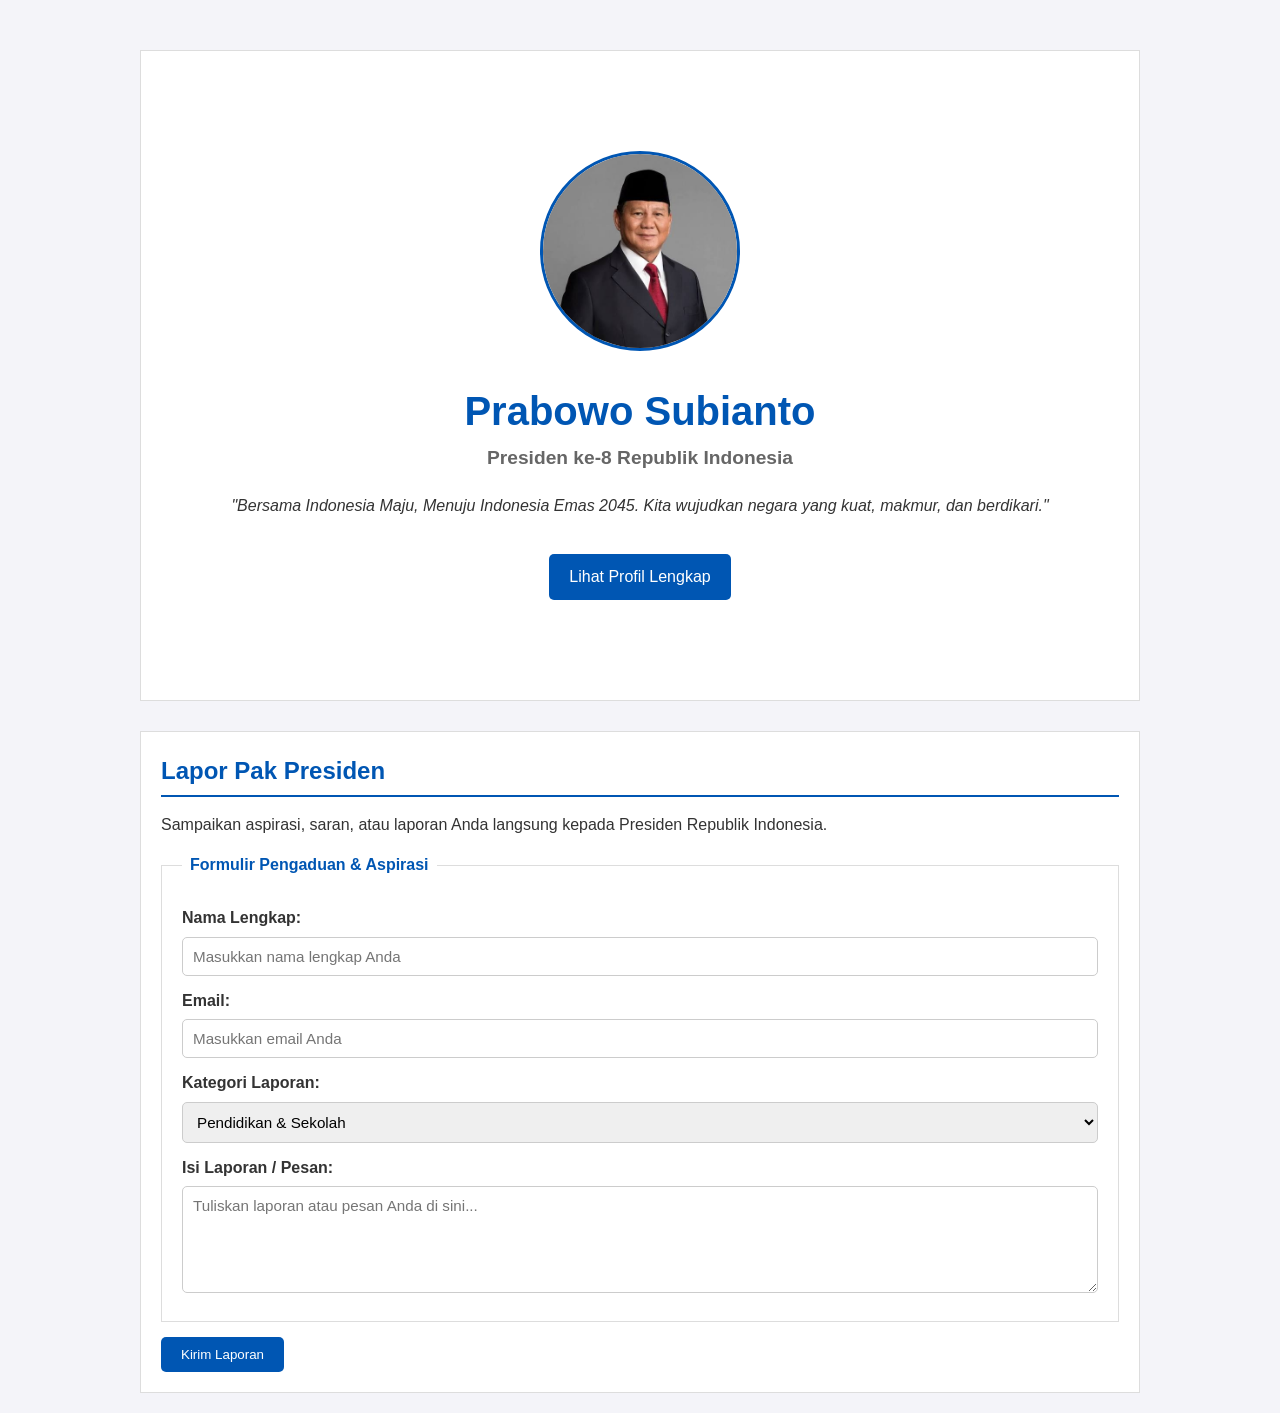
<file: index.html>
<!DOCTYPE html>
<html lang="id">

<head>
    <meta charset="UTF-8">
    <meta name="viewport" content="width=device-width, initial-scale=1.0">
    <title>Prabowo Subianto | Portfolio</title>
    <link rel="stylesheet" href="style.css">
</head>

<body>
    <div class="container hero">
        <img src="ASSET/images.jpg" alt="Prabowo Subianto">

        <h1>Prabowo Subianto</h1>
        <h2>Presiden ke-8 Republik Indonesia</h2>

        <p>"Bersama Indonesia Maju, Menuju Indonesia Emas 2045. Kita wujudkan negara yang kuat, makmur, dan berdikari."
        </p>

        <a href="cv.html" class="btn">Lihat Profil Lengkap</a>
    </div>

    <div class="container content">
        <section>
            <h2>Lapor Pak Presiden</h2>
            <p>Sampaikan aspirasi, saran, atau laporan Anda langsung kepada Presiden Republik Indonesia.</p>

            <form action="#" method="POST">
                <fieldset>
                    <legend>Formulir Pengaduan & Aspirasi</legend>

                    <label for="nama">Nama Lengkap:</label>
                    <input type="text" id="nama" name="nama" placeholder="Masukkan nama lengkap Anda" required>

                    <label for="email">Email:</label>
                    <input type="email" id="email" name="email" placeholder="Masukkan email Anda" required>

                    <label for="kategori">Kategori Laporan:</label>
                    <select id="kategori" name="kategori">
                        <option value="Pendidikan & Sekolah">Pendidikan & Sekolah</option>
                        <option value="Infrastruktur & Jalan">Infrastruktur & Jalan</option>
                        <option value="Pelayanan Publik">Pelayanan Publik</option>
                        <option value="Kesehatan">Kesehatan</option>
                        <option value="Bantuan Sosial">Bantuan Sosial</option>
                    </select>

                    <label for="pesan">Isi Laporan / Pesan:</label>
                    <textarea id="pesan" name="pesan" rows="5" placeholder="Tuliskan laporan atau pesan Anda di sini..."
                        required></textarea>
                </fieldset>

                <button type="submit" class="btn">Kirim Laporan</button>
            </form>
        </section>
    </div>
</body>

</html>
</file>
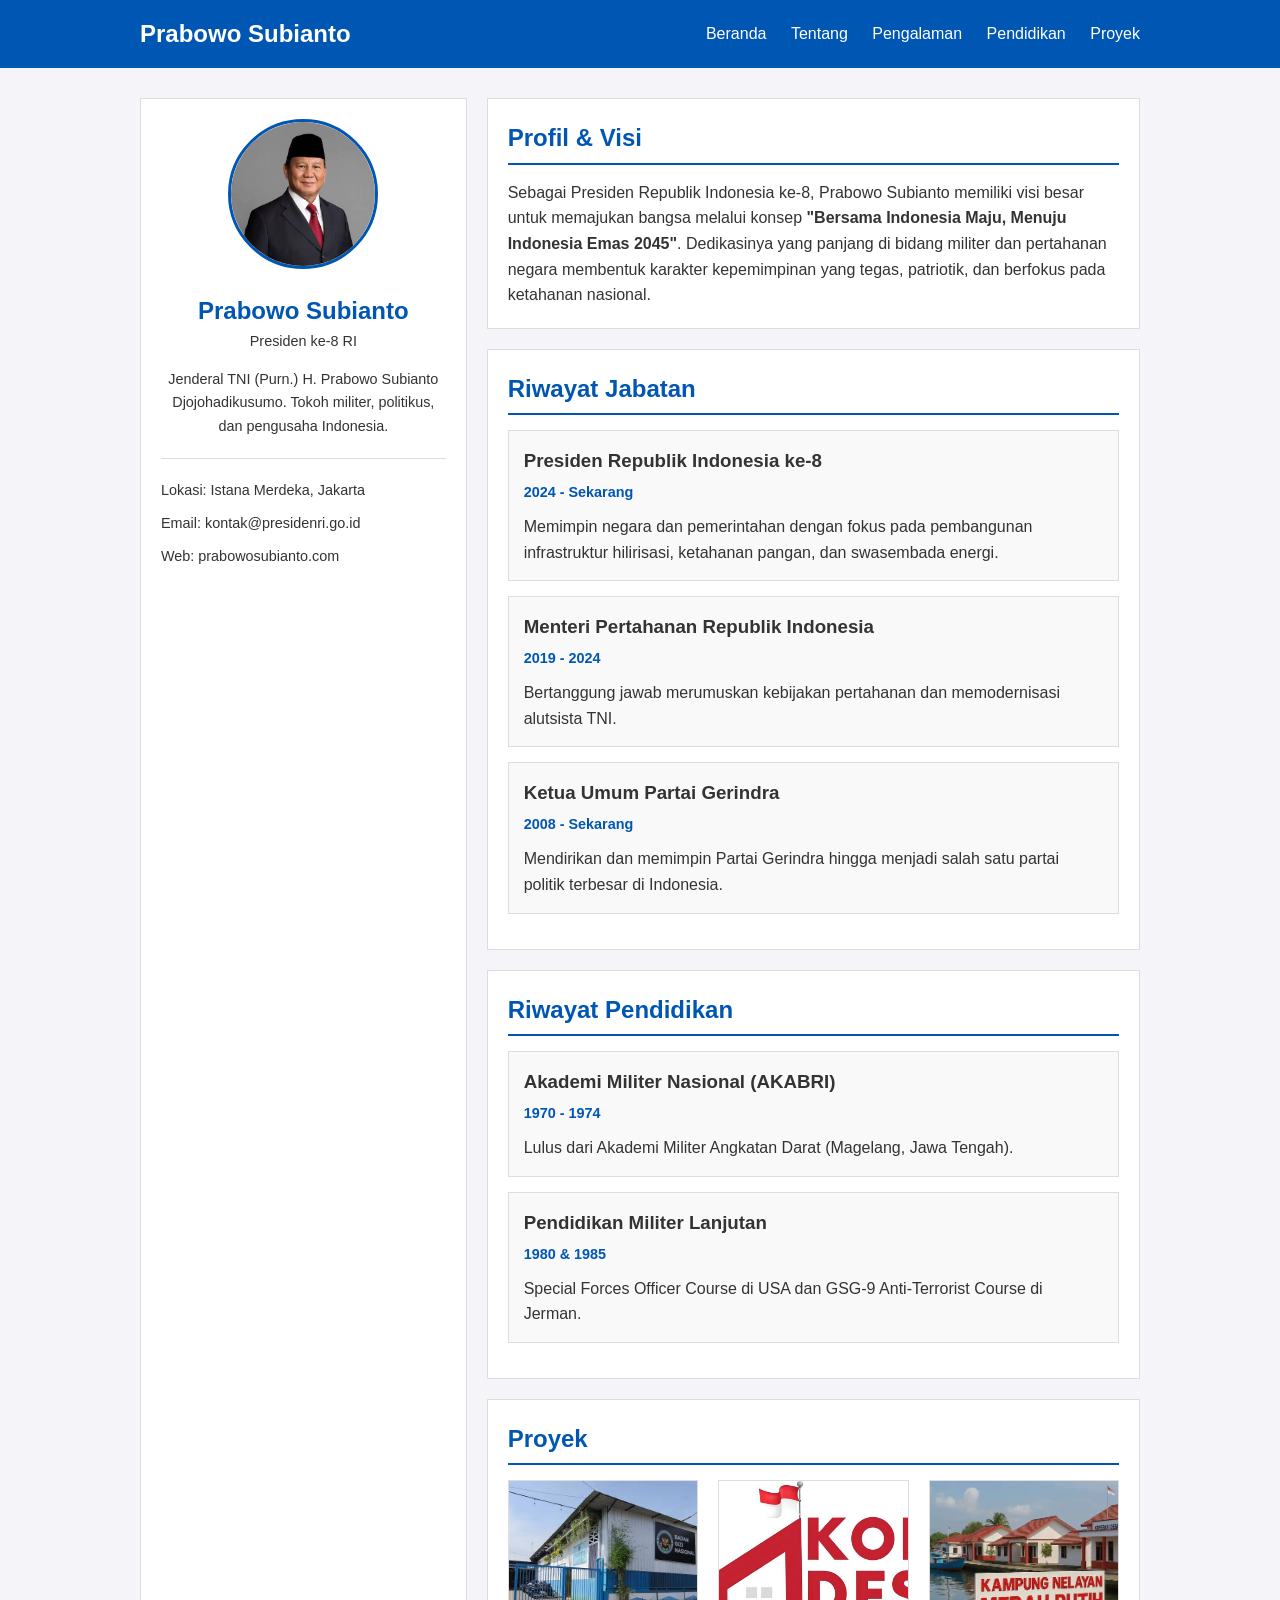
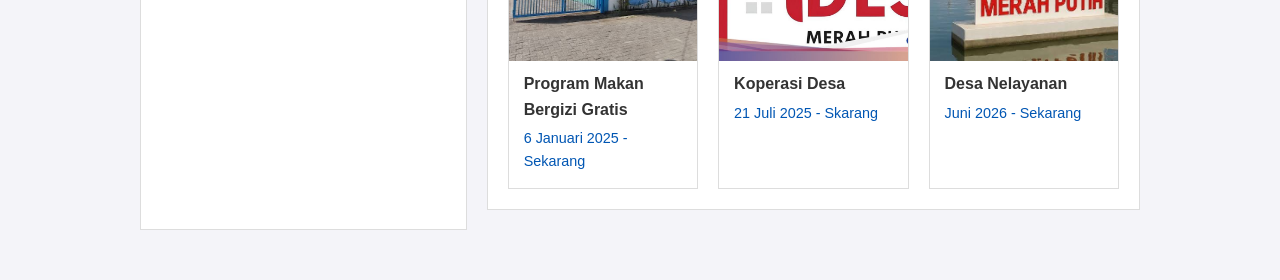
<file: cv.html>
<!DOCTYPE html>
<html lang="id">

<head>
    <meta charset="UTF-8">
    <meta name="viewport" content="width=device-width, initial-scale=1.0">
    <title>CV | Prabowo Subianto</title>
    <link rel="stylesheet" href="style.css">
</head>

<body>


    <header class="navbar">
        <div class="container flex">
            <h2>Prabowo Subianto</h2>
            <nav>
                <a href="index.html">Beranda</a>
                <a href="#tentang">Tentang</a>
                <a href="#pengalaman">Pengalaman</a>
                <a href="#pendidikan">Pendidikan</a>
                <a href="#proyek">Proyek</a>
            </nav>
        </div>
    </header>

    <div class="container grid-layout">
        <aside class="sidebar">
            <img src="ASSET/images.jpg" alt="Prabowo Subianto">
            <h2>Prabowo Subianto</h2>
            <p>Presiden ke-8 RI</p>
            <p>Jenderal TNI (Purn.) H. Prabowo Subianto Djojohadikusumo. Tokoh militer, politikus, dan pengusaha
                Indonesia.</p>
            <ul>
                <li>Lokasi: Istana Merdeka, Jakarta</li>
                <li>Email: kontak@presidenri.go.id</li>
                <li>Web: prabowosubianto.com</li>
            </ul>
        </aside>

        <main class="content">
            <section id="tentang">
                <h2>Profil & Visi</h2>
                <p>
                    Sebagai Presiden Republik Indonesia ke-8, Prabowo Subianto memiliki visi besar untuk memajukan
                    bangsa melalui konsep <strong>"Bersama Indonesia Maju, Menuju Indonesia Emas 2045"</strong>.
                    Dedikasinya yang panjang di bidang militer dan pertahanan negara membentuk karakter kepemimpinan
                    yang tegas, patriotik, dan berfokus pada ketahanan nasional.
                </p>
            </section>

            <section id="pengalaman">
                <h2>Riwayat Jabatan</h2>

                <div class="card">
                    <h3>Presiden Republik Indonesia ke-8</h3>
                    <span>2024 - Sekarang</span>
                    <p>Memimpin negara dan pemerintahan dengan fokus pada pembangunan infrastruktur hilirisasi,
                        ketahanan pangan, dan swasembada energi.</p>
                </div>

                <div class="card">
                    <h3>Menteri Pertahanan Republik Indonesia</h3>
                    <span>2019 - 2024</span>
                    <p>Bertanggung jawab merumuskan kebijakan pertahanan dan memodernisasi alutsista TNI.</p>
                </div>

                <div class="card">
                    <h3>Ketua Umum Partai Gerindra</h3>
                    <span>2008 - Sekarang</span>
                    <p>Mendirikan dan memimpin Partai Gerindra hingga menjadi salah satu partai politik terbesar di
                        Indonesia.</p>
                </div>

            </section>

            <section id="pendidikan">
                <h2>Riwayat Pendidikan</h2>

                <div class="card">
                    <h3>Akademi Militer Nasional (AKABRI)</h3>
                    <span>1970 - 1974</span>
                    <p>Lulus dari Akademi Militer Angkatan Darat (Magelang, Jawa Tengah).</p>
                </div>

                <div class="card">
                    <h3>Pendidikan Militer Lanjutan</h3>
                    <span>1980 & 1985</span>
                    <p>Special Forces Officer Course di USA dan GSG-9 Anti-Terrorist Course di Jerman.</p>
                </div>
            </section>

            <section id="proyek">
                <h2>Proyek</h2>

                <div class="proyek-grid">

                    <div class="proyek-card">
                        <div class="proyek-img-wrap">
                            <img src="ASSET/MBG.jpg" alt="Makan Bergizi Gratis">
                            <div class="proyek-overlay">
                                <span>Lihat</span>
                            </div>
                        </div>
                        <h3>Program Makan Bergizi Gratis</h3>
                        <p>6 Januari 2025 - Sekarang</p>
                    </div>

                    <div class="proyek-card">
                        <div class="proyek-img-wrap">
                            <img src="ASSET/kopdes.jpeg" alt="Koeprasi Desa">
                            <div class="proyek-overlay">
                                <span>Lihat</span>
                            </div>
                        </div>
                        <h3>Koperasi Desa</h3>
                        <p>21 Juli 2025 - Skarang</p>
                    </div>

                    <div class="proyek-card">
                        <div class="proyek-img-wrap">
                            <img src="ASSET/desanelayan.jpg" alt="Desa Nelayanan">
                            <div class="proyek-overlay">
                                <span>Lihat</span>
                            </div>
                        </div>
                        <h3>Desa Nelayanan</h3>
                        <p>Juni 2026 - Sekarang</p>
                    </div>

                </div>
            </section>

        </main>
    </div>

</body>

</html>
</file>
<file: style.css>
* {
    margin: 0;
    padding: 0;
    box-sizing: border-box;
}

html {
    scroll-behavior: smooth;
}

body {
    font-family: Arial, sans-serif;
    background-color: #f4f4f9;
    color: #333333;
    line-height: 1.6;
}

a {
    text-decoration: none;
    color: #0056b3;
}

a:hover {
    text-decoration: underline;
}

.container {
    width: 90%;
    max-width: 1000px;
    margin: 0 auto;
}

.btn {
    display: inline-block;
    padding: 10px 20px;
    background-color: #0056b3;
    color: white;
    border-radius: 5px;
    margin-top: 15px;
}

.btn:hover {
    background-color: #003d82;
    color: white;
}


.hero {
    text-align: center;
    padding: 100px 20px;
    background-color: white;
    border: 1px solid #dddddd;
    margin-top: 50px;
    margin-bottom: 30px;
}

.hero img {
    width: 200px;
    height: 200px;
    border-radius: 50%;
    object-fit: cover;
    border: 3px solid #0056b3;
    margin-bottom: 20px;
    transition: transform 0.3s ease, border-color 0.3s ease;
}

.hero img:hover {
    transform: scale(1.08);
    border-color: #003d82;
}

.hero h1 {
    font-size: 2.5rem;
    color: #0056b3;
}

.hero h2 {
    font-size: 1.2rem;
    color: #666666;
    margin-bottom: 20px;
}

.hero p {
    font-style: italic;
    margin-bottom: 20px;
}


.navbar {
    background-color: #0056b3;
    padding: 15px 0;
    position: sticky;
    top: 0;
}

.navbar .flex {
    display: flex;
    justify-content: space-between;
    align-items: center;
}

.navbar h2 {
    color: white;
}

.navbar nav a {
    color: white;
    margin-left: 20px;
}

.navbar nav a:hover {
    text-decoration: underline;
}


.grid-layout {
    display: grid;
    grid-template-columns: 1fr 2fr;
    gap: 20px;
    margin-top: 30px;
    margin-bottom: 50px;
}


.sidebar {
    background-color: white;
    padding: 20px;
    border: 1px solid #dddddd;
    text-align: center;
}

.sidebar img {
    width: 150px;
    height: 150px;
    border-radius: 50%;
    object-fit: cover;
    margin-bottom: 15px;
    transition: transform 0.3s ease, border-color 0.3s ease;
    border: 3px solid #0056b3;
}

.sidebar img:hover {
    transform: scale(1.08);
    border-color: #003d82;
}

.sidebar h2 {
    color: #0056b3;
}

.sidebar p {
    margin-bottom: 15px;
    font-size: 0.9rem;
}

.sidebar ul {
    list-style-type: none;
    text-align: left;
    margin-top: 20px;
    border-top: 1px solid #dddddd;
    padding-top: 20px;
}

.sidebar ul li {
    margin-bottom: 10px;
    font-size: 0.9rem;
}


.content section {
    background-color: white;
    padding: 20px;
    border: 1px solid #dddddd;
    margin-bottom: 20px;
}

.content h2 {
    color: #0056b3;
    border-bottom: 2px solid #0056b3;
    padding-bottom: 5px;
    margin-bottom: 15px;
}

.card {
    border: 1px solid #dddddd;
    padding: 15px;
    margin-bottom: 15px;
    background-color: #f9f9f9;
}

.card:hover {
    background-color: #e6f0fa;
}

.card h3 {
    color: #333333;
    margin-bottom: 5px;
}

.card span {
    color: #0056b3;
    font-weight: bold;
    font-size: 0.9rem;
    display: block;
    margin-bottom: 10px;
}

.proyek-grid {
    display: grid;
    grid-template-columns: repeat(3, 1fr);
    gap: 20px;
    margin-top: 15px;
}

.proyek-card {
    border: 1px solid #dddddd;
    background-color: white;
}

.proyek-card h3 {
    padding: 10px 15px 5px;
    font-size: 1rem;
    color: #333333;
}

.proyek-card p {
    padding: 0 15px 15px;
    color: #0056b3;
    font-size: 0.9rem;
}

.proyek-img-wrap {
    position: relative;
    overflow: hidden;
}

.proyek-img-wrap img {
    width: 100%;
    height: 180px;
    object-fit: cover;
    display: block;
    transition: opacity 0.3s ease;
}

.proyek-overlay {
    position: absolute;
    top: 0;
    left: 0;
    width: 100%;
    height: 100%;
    background-color: rgba(0, 86, 179, 0.6);
    display: flex;
    justify-content: center;
    align-items: center;
    opacity: 0;
    transition: opacity 0.3s ease;
}

.proyek-overlay span {
    color: white;
    background-color: #0056b3;
    padding: 8px 20px;
    border-radius: 5px;
    font-weight: bold;
    font-size: 1rem;
}

.proyek-img-wrap:hover .proyek-overlay {
    opacity: 1;
}


@media (max-width: 768px) {
    .grid-layout {
        grid-template-columns: 1fr;
    }

    .navbar .flex {
        flex-direction: column;
        gap: 10px;
    }

    .proyek-grid {
        grid-template-columns: 1fr;
    }
}

fieldset {
    border: 1px solid #dddddd;
    padding: 15px 20px 20px;
    margin-top: 15px;
}

legend {
    color: #0056b3;
    font-weight: bold;
    padding: 0 8px;
}

label {
    display: block;
    font-weight: bold;
    margin-top: 12px;
    margin-bottom: 6px;
}

input,
select,
textarea {
    width: 100%;
    padding: 10px;
    border: 1px solid #cccccc;
    border-radius: 5px;
    font-family: inherit;
    font-size: 0.95rem;
}

button.btn {
    border: none;
    cursor: pointer;
}
</file>
